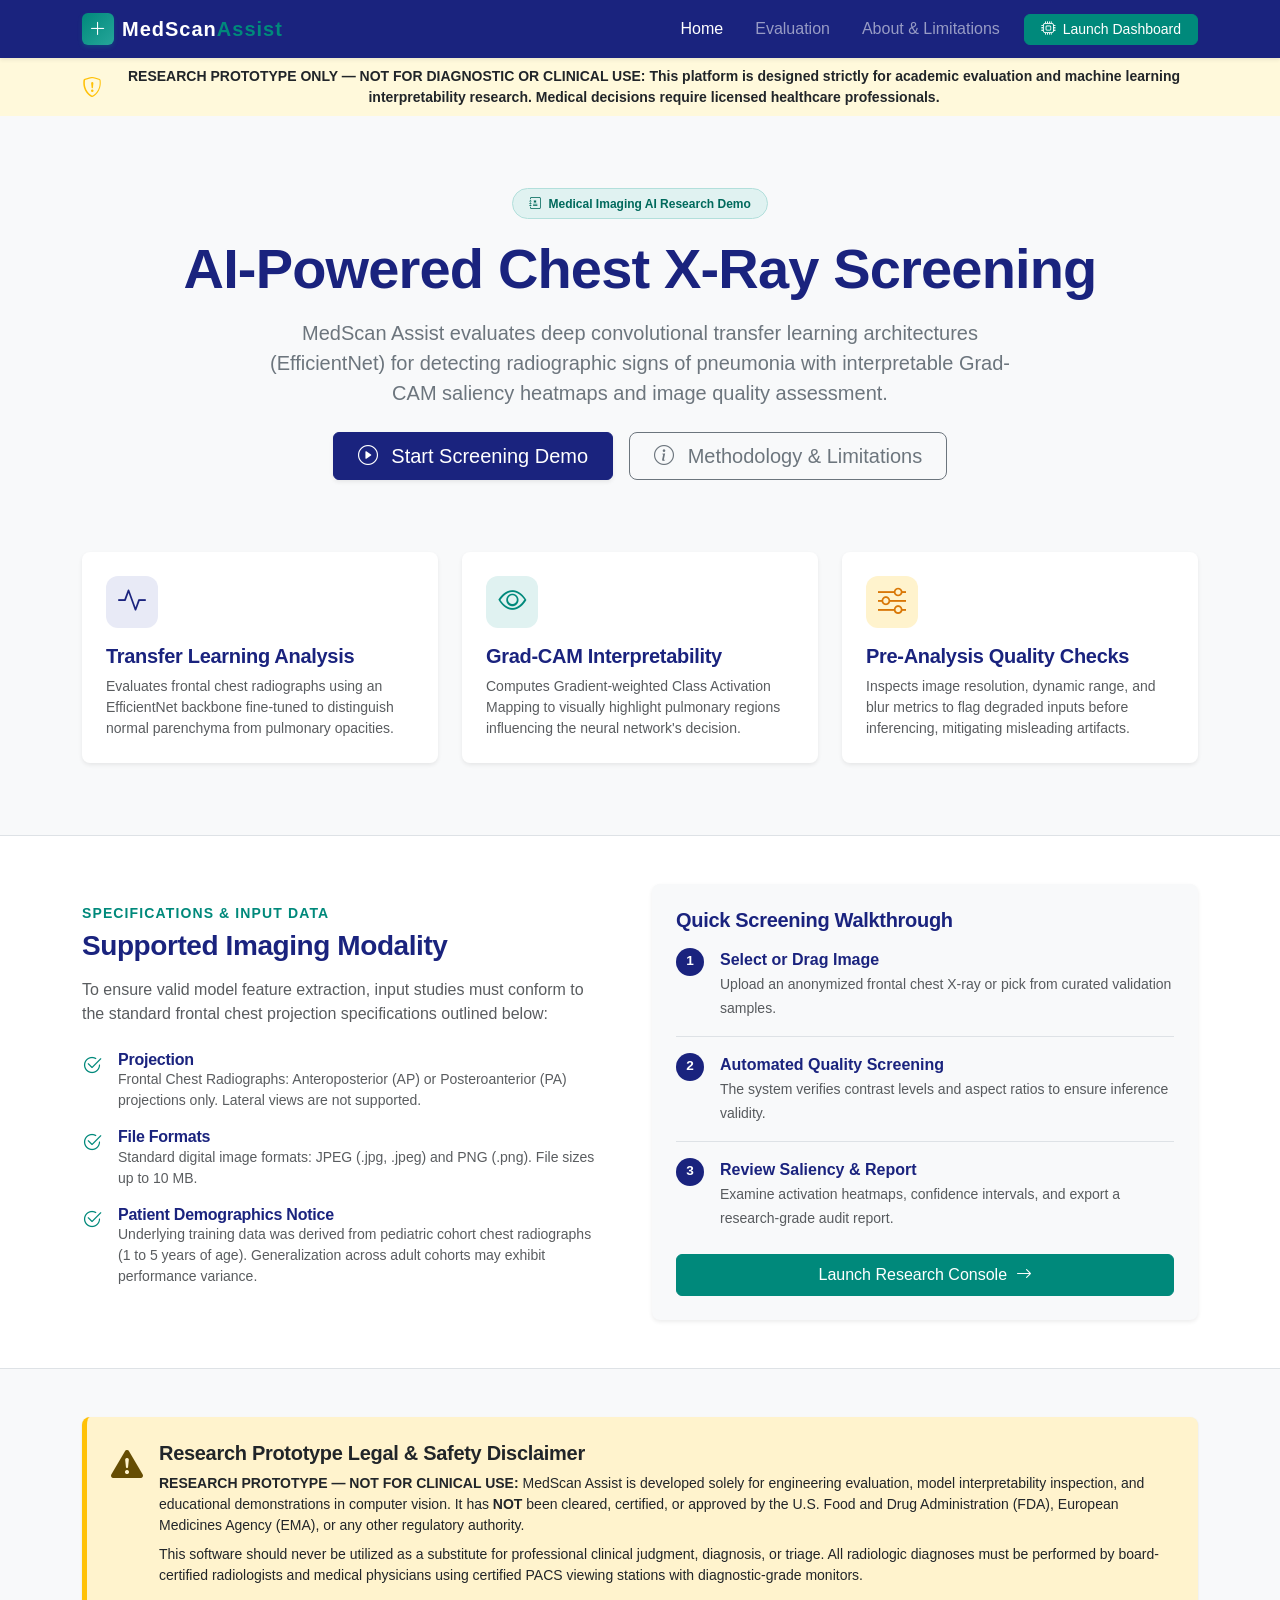
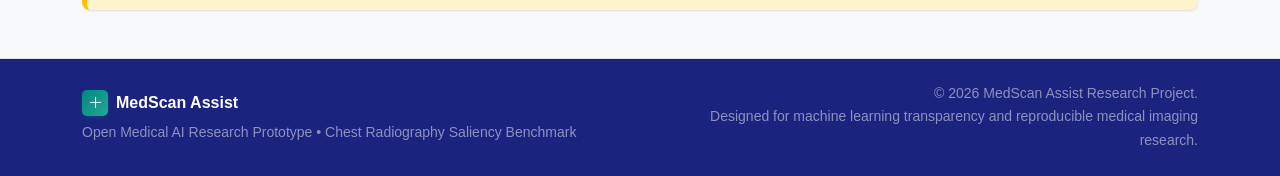
<file: templates/index.html>
<!DOCTYPE html>
<html lang="en">
<head>
    <meta charset="UTF-8">
    <meta name="viewport" content="width=device-width, initial-scale=1.0">
    <title>MedScan Assist | AI-Powered Chest X-Ray Screening Research Prototype</title>
    <!-- Bootstrap 5 CSS -->
    <link href="https://cdn.jsdelivr.net/npm/bootstrap@5.3.2/dist/css/bootstrap.min.css" rel="stylesheet">
    <!-- Bootstrap Icons -->
    <link href="https://cdn.jsdelivr.net/npm/bootstrap-icons@1.11.3/font/bootstrap-icons.min.css" rel="stylesheet">
    <!-- Custom CSS -->
    <link rel="stylesheet" href="/static/css/style.css">
</head>
<body class="landing-page bg-light">
    <!-- Navigation Bar -->
    <nav class="navbar navbar-expand-lg navbar-dark bg-navy shadow-sm">
        <div class="container">
            <a class="navbar-brand d-flex align-items-center gap-2" href="/">
                <span class="med-cross-icon">
                    <i class="bi bi-plus-lg"></i>
                </span>
                <span class="fw-bold tracking-wide">MedScan<span class="text-teal">Assist</span></span>
            </a>
            <button class="navbar-toggler" type="button" data-bs-toggle="collapse" data-bs-target="#navContent" aria-controls="navContent" aria-expanded="false" aria-label="Toggle navigation">
                <span class="navbar-toggler-icon"></span>
            </button>
            <div class="collapse navbar-collapse" id="navContent">
                <ul class="navbar-nav ms-auto align-items-center gap-3">
                    <li class="nav-item">
                        <a class="nav-link active" href="/">Home</a>
                    </li>
                    <li class="nav-item">
                        <a class="nav-link" href="/dashboard#evaluation">Evaluation</a>
                    </li>
                    <li class="nav-item">
                        <a class="nav-link" href="/about">About & Limitations</a>
                    </li>
                    <li class="nav-item">
                        <a class="btn btn-teal btn-sm px-3" href="/dashboard">
                            <i class="bi bi-cpu me-1"></i> Launch Dashboard
                        </a>
                    </li>
                </ul>
            </div>
        </div>
    </nav>

    <!-- Prominent Clinical Disclaimer Banner -->
    <div class="disclaimer-banner">
        <div class="container py-2 d-flex align-items-center justify-content-center text-center">
            <i class="bi bi-shield-exclamation text-warning fs-5 me-2 flex-shrink-0"></i>
            <span class="small fw-semibold text-dark">
                <strong>RESEARCH PROTOTYPE ONLY &mdash; NOT FOR DIAGNOSTIC OR CLINICAL USE:</strong> This platform is designed strictly for academic evaluation and machine learning interpretability research. Medical decisions require licensed healthcare professionals.
            </span>
        </div>
    </div>

    <!-- Hero Section -->
    <header class="hero-section py-5">
        <div class="container py-lg-4 text-center">
            <div class="badge bg-teal-subtle text-teal-dark border border-teal-subtle px-3 py-2 rounded-pill mb-3 fw-semibold">
                <i class="bi bi-journal-medical me-1"></i> Medical Imaging AI Research Demo
            </div>
            <h1 class="display-4 fw-bold text-navy mb-3">
                AI-Powered Chest X-Ray Screening
            </h1>
            <p class="lead text-secondary mx-auto mb-4" style="max-width: 760px;">
                MedScan Assist evaluates deep convolutional transfer learning architectures (EfficientNet) for detecting radiographic signs of pneumonia with interpretable Grad-CAM saliency heatmaps and image quality assessment.
            </p>
            <div class="d-flex flex-wrap justify-content-center gap-3 mb-5">
                <a href="/dashboard" class="btn btn-primary-navy btn-lg px-4 shadow-sm">
                    <i class="bi bi-play-circle me-2"></i> Start Screening Demo
                </a>
                <a href="/about" class="btn btn-outline-secondary btn-lg px-4">
                    <i class="bi bi-info-circle me-2"></i> Methodology & Limitations
                </a>
            </div>

            <!-- Hero Feature Cards -->
            <div class="row g-4 text-start justify-content-center mt-2">
                <div class="col-md-4">
                    <div class="card h-100 shadow-sm border-0 feature-card">
                        <div class="card-body p-4">
                            <div class="feature-icon-wrapper mb-3 bg-navy-subtle text-navy">
                                <i class="bi bi-activity fs-3"></i>
                            </div>
                            <h5 class="card-title fw-bold text-navy">Transfer Learning Analysis</h5>
                            <p class="card-text text-muted small">
                                Evaluates frontal chest radiographs using an EfficientNet backbone fine-tuned to distinguish normal parenchyma from pulmonary opacities.
                            </p>
                        </div>
                    </div>
                </div>
                <div class="col-md-4">
                    <div class="card h-100 shadow-sm border-0 feature-card">
                        <div class="card-body p-4">
                            <div class="feature-icon-wrapper mb-3 bg-teal-subtle text-teal">
                                <i class="bi bi-eye fs-3"></i>
                            </div>
                            <h5 class="card-title fw-bold text-navy">Grad-CAM Interpretability</h5>
                            <p class="card-text text-muted small">
                                Computes Gradient-weighted Class Activation Mapping to visually highlight pulmonary regions influencing the neural network's decision.
                            </p>
                        </div>
                    </div>
                </div>
                <div class="col-md-4">
                    <div class="card h-100 shadow-sm border-0 feature-card">
                        <div class="card-body p-4">
                            <div class="feature-icon-wrapper mb-3 bg-warning-subtle text-warning-dark">
                                <i class="bi bi-sliders fs-3"></i>
                            </div>
                            <h5 class="card-title fw-bold text-navy">Pre-Analysis Quality Checks</h5>
                            <p class="card-text text-muted small">
                                Inspects image resolution, dynamic range, and blur metrics to flag degraded inputs before inferencing, mitigating misleading artifacts.
                            </p>
                        </div>
                    </div>
                </div>
            </div>
        </div>
    </header>

    <!-- Supported Image & Usage Guidelines -->
    <section class="py-5 bg-white border-top border-bottom">
        <div class="container">
            <div class="row align-items-center g-4">
                <div class="col-lg-6">
                    <div class="pe-lg-4">
                        <span class="text-teal text-uppercase fw-bold small tracking-wider">Specifications & Input Data</span>
                        <h2 class="h3 fw-bold text-navy mt-1 mb-3">Supported Imaging Modality</h2>
                        <p class="text-muted mb-4">
                            To ensure valid model feature extraction, input studies must conform to the standard frontal chest projection specifications outlined below:
                        </p>

                        <div class="d-flex align-items-start gap-3 mb-3">
                            <div class="spec-bullet"><i class="bi bi-check2-circle text-teal fs-5"></i></div>
                            <div>
                                <h6 class="fw-semibold text-navy mb-0">Projection</h6>
                                <p class="text-muted small mb-0">Frontal Chest Radiographs: Anteroposterior (AP) or Posteroanterior (PA) projections only. Lateral views are not supported.</p>
                            </div>
                        </div>

                        <div class="d-flex align-items-start gap-3 mb-3">
                            <div class="spec-bullet"><i class="bi bi-check2-circle text-teal fs-5"></i></div>
                            <div>
                                <h6 class="fw-semibold text-navy mb-0">File Formats</h6>
                                <p class="text-muted small mb-0">Standard digital image formats: JPEG (.jpg, .jpeg) and PNG (.png). File sizes up to 10 MB.</p>
                            </div>
                        </div>

                        <div class="d-flex align-items-start gap-3 mb-3">
                            <div class="spec-bullet"><i class="bi bi-check2-circle text-teal fs-5"></i></div>
                            <div>
                                <h6 class="fw-semibold text-navy mb-0">Patient Demographics Notice</h6>
                                <p class="text-muted small mb-0">Underlying training data was derived from pediatric cohort chest radiographs (1 to 5 years of age). Generalization across adult cohorts may exhibit performance variance.</p>
                            </div>
                        </div>
                    </div>
                </div>

                <div class="col-lg-6">
                    <div class="card border-0 bg-light p-4 shadow-sm rounded-3">
                        <h5 class="fw-bold text-navy mb-3">Quick Screening Walkthrough</h5>
                        <ol class="steps-list list-unstyled m-0">
                            <li class="d-flex gap-3 mb-3 pb-3 border-bottom">
                                <span class="step-num">1</span>
                                <div>
                                    <strong class="d-block text-navy">Select or Drag Image</strong>
                                    <span class="small text-muted">Upload an anonymized frontal chest X-ray or pick from curated validation samples.</span>
                                </div>
                            </li>
                            <li class="d-flex gap-3 mb-3 pb-3 border-bottom">
                                <span class="step-num">2</span>
                                <div>
                                    <strong class="d-block text-navy">Automated Quality Screening</strong>
                                    <span class="small text-muted">The system verifies contrast levels and aspect ratios to ensure inference validity.</span>
                                </div>
                            </li>
                            <li class="d-flex gap-3">
                                <span class="step-num">3</span>
                                <div>
                                    <strong class="d-block text-navy">Review Saliency & Report</strong>
                                    <span class="small text-muted">Examine activation heatmaps, confidence intervals, and export a research-grade audit report.</span>
                                </div>
                            </li>
                        </ol>
                        <div class="mt-4 text-center">
                            <a href="/dashboard" class="btn btn-teal w-100 py-2">
                                Launch Research Console <i class="bi bi-arrow-right ms-1"></i>
                            </a>
                        </div>
                    </div>
                </div>
            </div>
        </div>
    </section>

    <!-- Detailed Regulatory & Research Disclaimer Section -->
    <section class="py-5 bg-light">
        <div class="container">
            <div class="callout-card border-warning bg-warning-subtle p-4 rounded-3">
                <div class="d-flex align-items-start gap-3">
                    <div class="text-warning-emphasis fs-2">
                        <i class="bi bi-exclamation-triangle-fill"></i>
                    </div>
                    <div>
                        <h4 class="h5 fw-bold text-dark mb-2">Research Prototype Legal & Safety Disclaimer</h4>
                        <p class="text-dark small mb-2">
                            <strong>RESEARCH PROTOTYPE &mdash; NOT FOR CLINICAL USE:</strong> MedScan Assist is developed solely for engineering evaluation, model interpretability inspection, and educational demonstrations in computer vision. It has <strong>NOT</strong> been cleared, certified, or approved by the U.S. Food and Drug Administration (FDA), European Medicines Agency (EMA), or any other regulatory authority.
                        </p>
                        <p class="text-dark small mb-0">
                            This software should never be utilized as a substitute for professional clinical judgment, diagnosis, or triage. All radiologic diagnoses must be performed by board-certified radiologists and medical physicians using certified PACS viewing stations with diagnostic-grade monitors.
                        </p>
                    </div>
                </div>
            </div>
        </div>
    </section>

    <!-- Footer -->
    <footer class="footer bg-navy text-white-50 py-4 border-top border-navy-light">
        <div class="container">
            <div class="row align-items-center g-3">
                <div class="col-md-6 text-center text-md-start">
                    <div class="d-flex align-items-center justify-content-center justify-content-md-start gap-2 mb-1">
                        <span class="med-cross-icon sm"><i class="bi bi-plus-lg"></i></span>
                        <span class="text-white fw-bold">MedScan Assist</span>
                    </div>
                    <small>Open Medical AI Research Prototype &bull; Chest Radiography Saliency Benchmark</small>
                </div>
                <div class="col-md-6 text-center text-md-end">
                    <small class="d-block">&copy; 2026 MedScan Assist Research Project.</small>
                    <small>Designed for machine learning transparency and reproducible medical imaging research.</small>
                </div>
            </div>
        </div>
    </footer>

    <!-- Bootstrap 5 JS Bundle -->
    <script src="https://cdn.jsdelivr.net/npm/bootstrap@5.3.2/dist/js/bootstrap.bundle.min.js"></script>
</body>
</html>
</file>
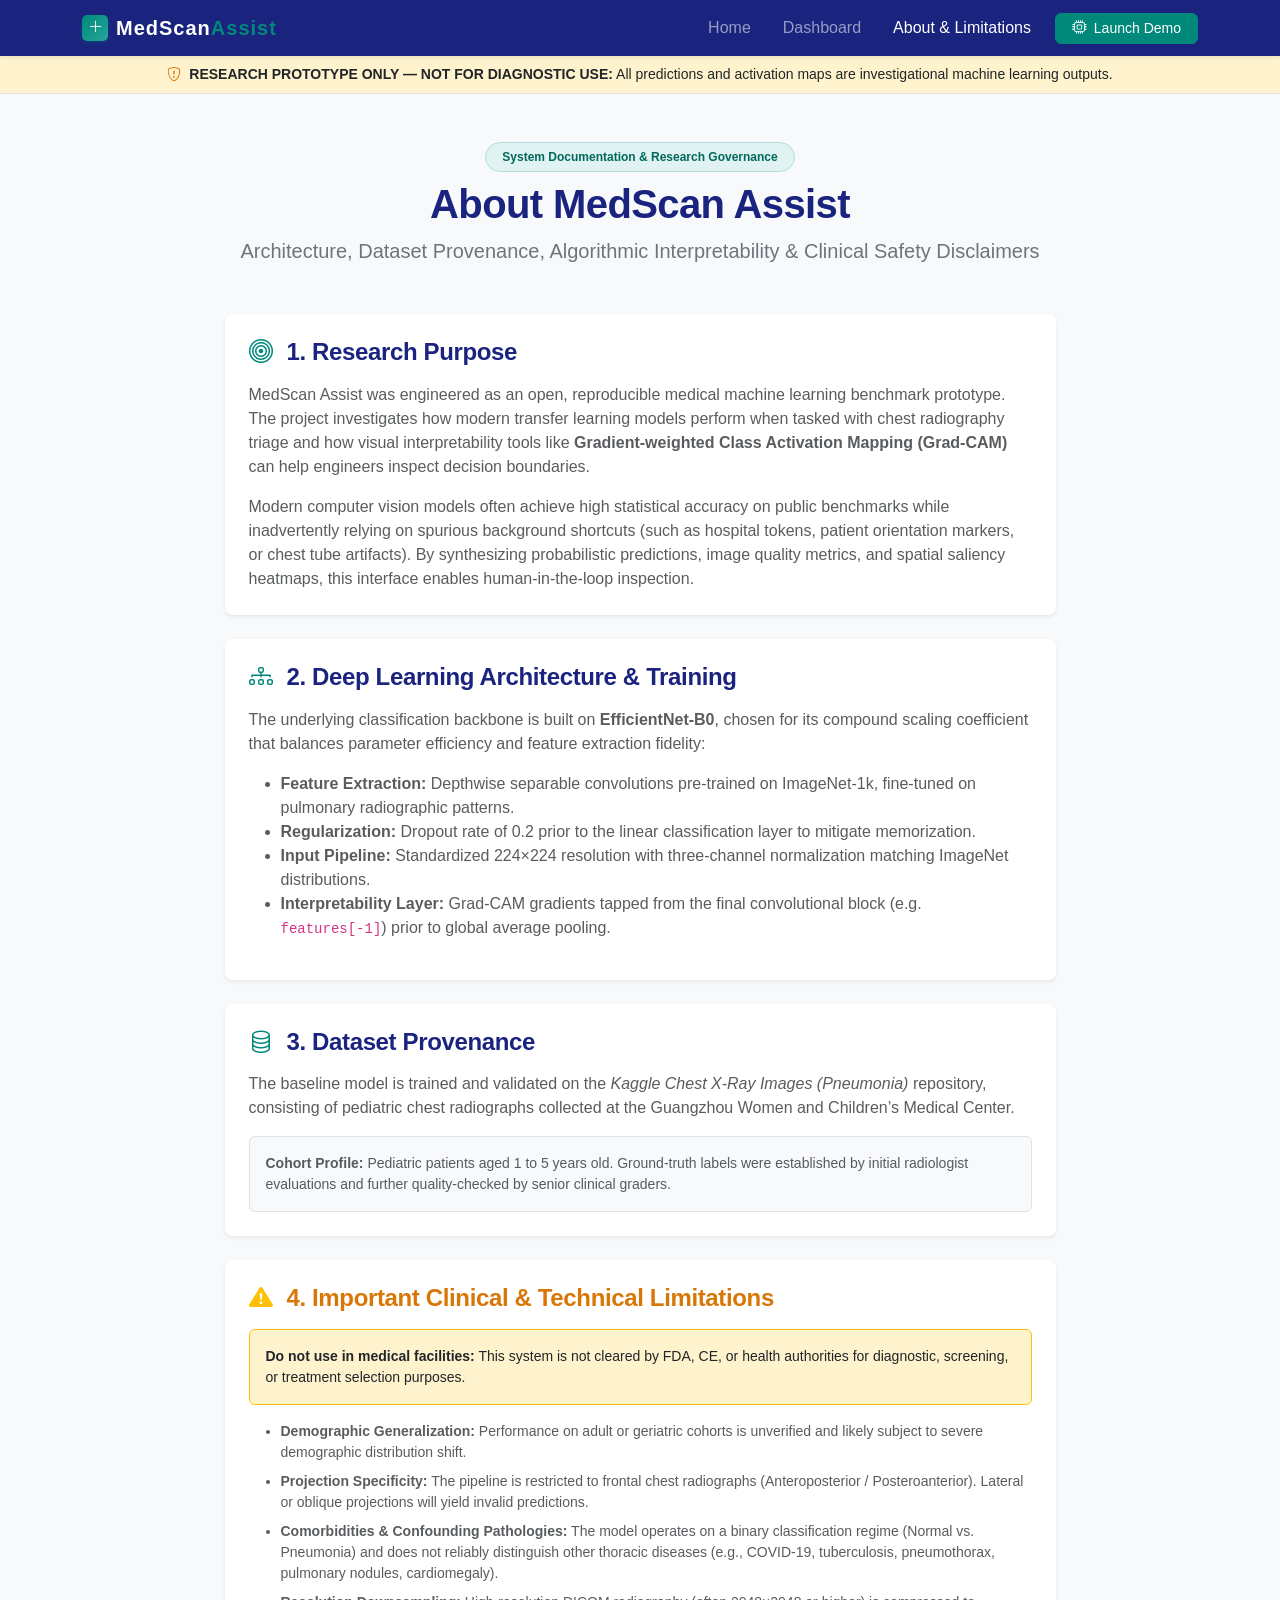
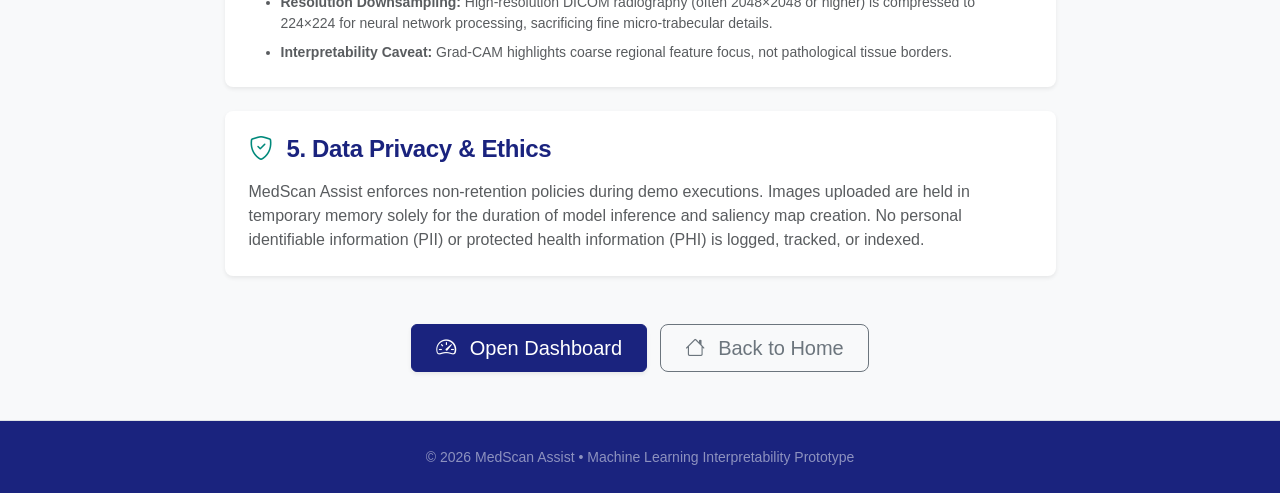
<file: templates/about.html>
<!DOCTYPE html>
<html lang="en">
<head>
    <meta charset="UTF-8">
    <meta name="viewport" content="width=device-width, initial-scale=1.0">
    <title>About & Limitations | MedScan Assist</title>
    <!-- Bootstrap 5 CSS -->
    <link href="https://cdn.jsdelivr.net/npm/bootstrap@5.3.2/dist/css/bootstrap.min.css" rel="stylesheet">
    <!-- Bootstrap Icons -->
    <link href="https://cdn.jsdelivr.net/npm/bootstrap-icons@1.11.3/font/bootstrap-icons.min.css" rel="stylesheet">
    <!-- Custom CSS -->
    <link rel="stylesheet" href="/static/css/style.css">
</head>
<body class="bg-light">
    <!-- Top Navigation Bar -->
    <nav class="navbar navbar-expand-lg navbar-dark bg-navy shadow-sm">
        <div class="container">
            <a class="navbar-brand d-flex align-items-center gap-2" href="/">
                <span class="med-cross-icon sm"><i class="bi bi-plus-lg"></i></span>
                <span class="fw-bold tracking-wide">MedScan<span class="text-teal">Assist</span></span>
            </a>
            <button class="navbar-toggler" type="button" data-bs-toggle="collapse" data-bs-target="#navContent">
                <span class="navbar-toggler-icon"></span>
            </button>
            <div class="collapse navbar-collapse" id="navContent">
                <ul class="navbar-nav ms-auto align-items-center gap-3">
                    <li class="nav-item"><a class="nav-link" href="/">Home</a></li>
                    <li class="nav-item"><a class="nav-link" href="/dashboard">Dashboard</a></li>
                    <li class="nav-item"><a class="nav-link active" href="/about">About & Limitations</a></li>
                    <li class="nav-item">
                        <a class="btn btn-teal btn-sm px-3" href="/dashboard">
                            <i class="bi bi-cpu me-1"></i> Launch Demo
                        </a>
                    </li>
                </ul>
            </div>
        </div>
    </nav>

    <!-- Global Medical Research Notice Banner -->
    <div class="disclaimer-banner border-bottom py-2 bg-warning-subtle text-dark small">
        <div class="container text-center">
            <i class="bi bi-shield-exclamation text-warning-dark me-1"></i>
            <strong>RESEARCH PROTOTYPE ONLY &mdash; NOT FOR DIAGNOSTIC USE:</strong> All predictions and activation maps are investigational machine learning outputs.
        </div>
    </div>

    <!-- Main Content -->
    <main class="container py-5">
        <div class="row justify-content-center">
            <div class="col-lg-9">
                <!-- Page Title Header -->
                <div class="mb-5 text-center">
                    <span class="badge bg-teal-subtle text-teal-dark border border-teal-subtle px-3 py-2 rounded-pill mb-2 fw-semibold">
                        System Documentation & Research Governance
                    </span>
                    <h1 class="display-6 fw-bold text-navy">About MedScan Assist</h1>
                    <p class="text-secondary lead">
                        Architecture, Dataset Provenance, Algorithmic Interpretability &amp; Clinical Safety Disclaimers
                    </p>
                </div>

                <!-- Section 1: Research Purpose -->
                <div class="card border-0 shadow-sm p-4 rounded-3 mb-4 bg-white">
                    <h4 class="fw-bold text-navy mb-3"><i class="bi bi-bullseye text-teal me-2"></i> 1. Research Purpose</h4>
                    <p class="text-muted">
                        MedScan Assist was engineered as an open, reproducible medical machine learning benchmark prototype. The project investigates how modern transfer learning models perform when tasked with chest radiography triage and how visual interpretability tools like <strong>Gradient-weighted Class Activation Mapping (Grad-CAM)</strong> can help engineers inspect decision boundaries.
                    </p>
                    <p class="text-muted mb-0">
                        Modern computer vision models often achieve high statistical accuracy on public benchmarks while inadvertently relying on spurious background shortcuts (such as hospital tokens, patient orientation markers, or chest tube artifacts). By synthesizing probabilistic predictions, image quality metrics, and spatial saliency heatmaps, this interface enables human-in-the-loop inspection.
                    </p>
                </div>

                <!-- Section 2: Model Architecture -->
                <div class="card border-0 shadow-sm p-4 rounded-3 mb-4 bg-white">
                    <h4 class="fw-bold text-navy mb-3"><i class="bi bi-diagram-3 text-teal me-2"></i> 2. Deep Learning Architecture &amp; Training</h4>
                    <p class="text-muted">
                        The underlying classification backbone is built on <strong>EfficientNet-B0</strong>, chosen for its compound scaling coefficient that balances parameter efficiency and feature extraction fidelity:
                    </p>
                    <ul class="text-muted mb-3">
                        <li><strong>Feature Extraction:</strong> Depthwise separable convolutions pre-trained on ImageNet-1k, fine-tuned on pulmonary radiographic patterns.</li>
                        <li><strong>Regularization:</strong> Dropout rate of 0.2 prior to the linear classification layer to mitigate memorization.</li>
                        <li><strong>Input Pipeline:</strong> Standardized 224&times;224 resolution with three-channel normalization matching ImageNet distributions.</li>
                        <li><strong>Interpretability Layer:</strong> Grad-CAM gradients tapped from the final convolutional block (e.g. <code>features[-1]</code>) prior to global average pooling.</li>
                    </ul>
                </div>

                <!-- Section 3: Dataset Source -->
                <div class="card border-0 shadow-sm p-4 rounded-3 mb-4 bg-white">
                    <h4 class="fw-bold text-navy mb-3"><i class="bi bi-database text-teal me-2"></i> 3. Dataset Provenance</h4>
                    <p class="text-muted">
                        The baseline model is trained and validated on the <em>Kaggle Chest X-Ray Images (Pneumonia)</em> repository, consisting of pediatric chest radiographs collected at the Guangzhou Women and Children’s Medical Center.
                    </p>
                    <div class="p-3 bg-light rounded-2 border small text-muted">
                        <strong>Cohort Profile:</strong> Pediatric patients aged 1 to 5 years old. Ground-truth labels were established by initial radiologist evaluations and further quality-checked by senior clinical graders.
                    </div>
                </div>

                <!-- Section 4: Critical Model Limitations -->
                <div class="card border-0 shadow-sm p-4 rounded-3 mb-4 bg-white">
                    <h4 class="fw-bold text-warning-dark mb-3"><i class="bi bi-exclamation-triangle-fill text-warning me-2"></i> 4. Important Clinical &amp; Technical Limitations</h4>
                    <div class="alert alert-warning border-warning bg-warning-subtle text-dark small mb-3">
                        <strong>Do not use in medical facilities:</strong> This system is not cleared by FDA, CE, or health authorities for diagnostic, screening, or treatment selection purposes.
                    </div>
                    <ul class="text-muted small mb-0">
                        <li class="mb-2"><strong>Demographic Generalization:</strong> Performance on adult or geriatric cohorts is unverified and likely subject to severe demographic distribution shift.</li>
                        <li class="mb-2"><strong>Projection Specificity:</strong> The pipeline is restricted to frontal chest radiographs (Anteroposterior / Posteroanterior). Lateral or oblique projections will yield invalid predictions.</li>
                        <li class="mb-2"><strong>Comorbidities &amp; Confounding Pathologies:</strong> The model operates on a binary classification regime (Normal vs. Pneumonia) and does not reliably distinguish other thoracic diseases (e.g., COVID-19, tuberculosis, pneumothorax, pulmonary nodules, cardiomegaly).</li>
                        <li class="mb-2"><strong>Resolution Downsampling:</strong> High-resolution DICOM radiography (often 2048&times;2048 or higher) is compressed to 224&times;224 for neural network processing, sacrificing fine micro-trabecular details.</li>
                        <li><strong>Interpretability Caveat:</strong> Grad-CAM highlights coarse regional feature focus, not pathological tissue borders.</li>
                    </ul>
                </div>

                <!-- Section 5: Data Privacy & Ethics -->
                <div class="card border-0 shadow-sm p-4 rounded-3 mb-4 bg-white">
                    <h4 class="fw-bold text-navy mb-3"><i class="bi bi-shield-check text-teal me-2"></i> 5. Data Privacy &amp; Ethics</h4>
                    <p class="text-muted mb-0">
                        MedScan Assist enforces non-retention policies during demo executions. Images uploaded are held in temporary memory solely for the duration of model inference and saliency map creation. No personal identifiable information (PII) or protected health information (PHI) is logged, tracked, or indexed.
                    </p>
                </div>

                <!-- Navigation Action -->
                <div class="text-center mt-5">
                    <a href="/dashboard" class="btn btn-primary-navy btn-lg px-4 shadow-sm me-2">
                        <i class="bi bi-speedometer2 me-2"></i> Open Dashboard
                    </a>
                    <a href="/" class="btn btn-outline-secondary btn-lg px-4">
                        <i class="bi bi-house me-2"></i> Back to Home
                    </a>
                </div>
            </div>
        </div>
    </main>

    <!-- Footer -->
    <footer class="footer bg-navy text-white-50 py-4 border-top">
        <div class="container text-center">
            <small>&copy; 2026 MedScan Assist &bull; Machine Learning Interpretability Prototype</small>
        </div>
    </footer>

    <!-- Bootstrap 5 JS Bundle -->
    <script src="https://cdn.jsdelivr.net/npm/bootstrap@5.3.2/dist/js/bootstrap.bundle.min.js"></script>
</body>
</html>
</file>
<file: static/css/style.css>
/**
 * MedScan Assist - Professional Medical AI Research Prototype
 * Color Scheme & Custom Theme Stylesheet
 */

:root {
    --primary-navy: #1a237e;
    --primary-navy-dark: #101655;
    --primary-navy-light: #283593;
    --primary-blue: #1565c0;
    --secondary-teal: #00897b;
    --secondary-teal-dark: #00695c;
    --secondary-teal-light: #26a69a;
    --secondary-teal-subtle: #e0f2f1;
    --accent-blue: #0288d1;
    --bg-page: #f8f9fb;
    --bg-card: #ffffff;
    --text-main: #212529;
    --text-muted: #616161;
    --border-color: #e0e6ed;
    --warning-amber: #d97706;
    --warning-bg: #fffbeb;
    --warning-border: #fcd34d;
    --danger-red: #dc2626;
    --success-green: #10b981;
    --card-radius: 8px;
    --shadow-subtle: 0 1px 3px rgba(0, 0, 0, 0.05), 0 1px 2px rgba(0, 0, 0, 0.06);
    --shadow-card: 0 4px 6px -1px rgba(0, 0, 0, 0.07), 0 2px 4px -1px rgba(0, 0, 0, 0.04);
    --shadow-hover: 0 10px 15px -3px rgba(0, 0, 0, 0.08), 0 4px 6px -2px rgba(0, 0, 0, 0.04);
}

/* Base & Typography */
body {
    font-family: -apple-system, BlinkMacSystemFont, "Segoe UI", Roboto, "Helvetica Neue", Arial, sans-serif;
    color: var(--text-main);
    background-color: var(--bg-page);
    min-height: 100vh;
    display: flex;
    flex-direction: column;
    -webkit-font-smoothing: antialiased;
}

h1, h2, h3, h4, h5, h6 {
    font-weight: 600;
    letter-spacing: -0.015em;
}

.text-navy {
    color: var(--primary-navy) !important;
}

.text-teal {
    color: var(--secondary-teal) !important;
}

.text-teal-dark {
    color: var(--secondary-teal-dark) !important;
}

.text-warning-dark {
    color: var(--warning-amber) !important;
}

.bg-navy {
    background-color: var(--primary-navy) !important;
}

.bg-navy-light {
    background-color: var(--primary-navy-light) !important;
}

.bg-navy-subtle {
    background-color: #e8eaf6 !important;
}

.bg-teal {
    background-color: var(--secondary-teal) !important;
}

.bg-teal-subtle {
    background-color: var(--secondary-teal-subtle) !important;
}

.border-teal-subtle {
    border-color: #b2dfdb !important;
}

.x-small {
    font-size: 0.775rem;
}

.tracking-wide {
    letter-spacing: 0.05em;
}

.tracking-wider {
    letter-spacing: 0.08em;
}

/* Medical Cross Icon */
.med-cross-icon {
    display: inline-flex;
    align-items: center;
    justify-content: center;
    width: 32px;
    height: 32px;
    background: linear-gradient(135deg, #00897b, #26a69a);
    color: #ffffff;
    border-radius: 6px;
    font-weight: bold;
    font-size: 1.1rem;
    box-shadow: 0 2px 4px rgba(0, 137, 123, 0.3);
}

.med-cross-icon.sm {
    width: 26px;
    height: 26px;
    font-size: 0.95rem;
    border-radius: 5px;
}

/* Button Theming */
.btn-primary-navy {
    background-color: var(--primary-navy);
    border-color: var(--primary-navy);
    color: #ffffff;
    font-weight: 500;
    border-radius: 6px;
    transition: all 0.2s ease-in-out;
}

.btn-primary-navy:hover, .btn-primary-navy:focus {
    background-color: var(--primary-navy-dark);
    border-color: var(--primary-navy-dark);
    color: #ffffff;
    box-shadow: 0 4px 10px rgba(26, 35, 126, 0.25);
}

.btn-outline-navy {
    color: var(--primary-navy);
    border-color: var(--primary-navy);
    font-weight: 500;
    border-radius: 6px;
    transition: all 0.2s ease-in-out;
}

.btn-outline-navy:hover {
    background-color: var(--primary-navy);
    color: #ffffff;
}

.btn-teal {
    background-color: var(--secondary-teal);
    border-color: var(--secondary-teal);
    color: #ffffff;
    font-weight: 500;
    border-radius: 6px;
    transition: all 0.2s ease-in-out;
}

.btn-teal:hover, .btn-teal:focus {
    background-color: var(--secondary-teal-dark);
    border-color: var(--secondary-teal-dark);
    color: #ffffff;
    box-shadow: 0 4px 10px rgba(0, 137, 123, 0.25);
}

/* Status Indicator Dot */
.status-dot {
    width: 9px;
    height: 9px;
    border-radius: 50%;
    display: inline-block;
    transition: background-color 0.3s ease;
}

.status-dot.status-online {
    background-color: var(--success-green);
    box-shadow: 0 0 0 3px rgba(16, 185, 129, 0.25);
    animation: pulse-green 2s infinite;
}

.status-dot.status-offline {
    background-color: var(--danger-red);
    box-shadow: 0 0 0 3px rgba(220, 38, 38, 0.25);
}

.status-dot.status-loading {
    background-color: var(--warning-amber);
    animation: pulse-amber 1.5s infinite;
}

@keyframes pulse-green {
    0% { box-shadow: 0 0 0 0 rgba(16, 185, 129, 0.5); }
    70% { box-shadow: 0 0 0 6px rgba(16, 185, 129, 0); }
    100% { box-shadow: 0 0 0 0 rgba(16, 185, 129, 0); }
}

@keyframes pulse-amber {
    0% { box-shadow: 0 0 0 0 rgba(217, 119, 6, 0.5); }
    70% { box-shadow: 0 0 0 6px rgba(217, 119, 6, 0); }
    100% { box-shadow: 0 0 0 0 rgba(217, 119, 6, 0); }
}

/* Disclaimer Callout Box */
.disclaimer-banner {
    background-color: #fff9db;
    border-color: #ffe066;
    color: #495057;
}

.callout-card {
    border-left: 5px solid var(--warning-amber);
    box-shadow: var(--shadow-subtle);
}

/* Card Styling */
.card {
    border-radius: var(--card-radius);
    border-color: var(--border-color);
    box-shadow: var(--shadow-subtle);
    transition: box-shadow 0.2s ease;
}

.feature-card {
    transition: transform 0.2s ease, box-shadow 0.2s ease;
}

.feature-card:hover {
    transform: translateY(-3px);
    box-shadow: var(--shadow-hover);
}

.feature-icon-wrapper {
    width: 52px;
    height: 52px;
    border-radius: 12px;
    display: inline-flex;
    align-items: center;
    justify-content: center;
}

/* Step list */
.step-num {
    display: inline-flex;
    align-items: center;
    justify-content: center;
    width: 28px;
    height: 28px;
    border-radius: 50%;
    background-color: var(--primary-navy);
    color: #ffffff;
    font-weight: bold;
    font-size: 0.85rem;
    flex-shrink: 0;
}

/* Upload Dropzone */
.dropzone-box {
    border: 2px dashed #b0bec5;
    background-color: #fafbfc;
    min-height: 240px;
    cursor: pointer;
    transition: all 0.25s ease-in-out;
}

.dropzone-box:hover {
    border-color: var(--primary-navy-light);
    background-color: #f0f4f8;
}

.dropzone-box.dragover {
    border-color: var(--secondary-teal);
    background-color: #e0f2f1;
    transform: scale(1.008);
}

.upload-icon-circle {
    width: 70px;
    height: 70px;
    background: #e8eaf6;
    border-radius: 50%;
    display: flex;
    align-items: center;
    justify-content: center;
    transition: transform 0.2s ease;
}

.dropzone-box:hover .upload-icon-circle {
    transform: scale(1.08);
}

.preview-thumbnail {
    max-height: 220px;
    object-fit: contain;
    background-color: #000000;
}

/* Sample Images Gallery */
.sample-img-card {
    cursor: pointer;
    font: inherit;
    border: 1px solid var(--border-color);
    border-radius: 6px;
    overflow: hidden;
    transition: all 0.2s ease;
    background: #ffffff;
}

.sample-img-card:hover {
    border-color: var(--secondary-teal);
    transform: translateY(-2px);
    box-shadow: 0 4px 8px rgba(0, 137, 123, 0.15);
}

.sample-img-card.active {
    border: 2px solid var(--secondary-teal);
    box-shadow: 0 0 0 2px rgba(0, 137, 123, 0.3);
}

.sample-image-viewer {
    max-height: 82vh;
    overflow: auto;
    text-align: center;
    background: #0f172a;
}

.sample-image-viewer img {
    display: inline-block;
    max-width: 100%;
    max-height: 74vh;
    object-fit: contain;
    transform-origin: center;
    transition: transform 0.15s ease;
}

.sample-img-thumb {
    height: 160px;
    width: 100%;
    object-fit: contain;
    background: #111;
}

/* Result Images Containers */
.img-container {
    overflow: hidden;
    position: relative;
    display: flex;
    align-items: center;
    justify-content: center;
    min-height: 260px;
}

.result-img {
    max-height: 380px;
    width: auto;
    max-width: 100%;
    object-fit: contain;
}

/* Nav Pills Styling */
.nav-pills .nav-link {
    color: rgba(255, 255, 255, 0.85);
    border-radius: 20px;
    font-size: 0.9rem;
    font-weight: 500;
    transition: all 0.2s ease;
}

.nav-pills .nav-link:hover {
    color: #ffffff;
    background-color: rgba(255, 255, 255, 0.12);
}

.nav-pills .nav-link.active {
    background-color: var(--secondary-teal);
    color: #ffffff;
    box-shadow: 0 2px 6px rgba(0, 137, 123, 0.35);
}

/* Tabs inside results card */
#imageTabs .nav-link {
    color: var(--text-muted);
    font-weight: 500;
    border-radius: 6px;
}

#imageTabs .nav-link.active {
    background-color: var(--primary-navy);
    color: #ffffff;
}

/* Processing Spinner Overlay */
.processing-overlay {
    position: absolute;
    top: 0;
    left: 0;
    right: 0;
    bottom: 0;
    background: rgba(255, 255, 255, 0.92);
    z-index: 50;
    display: flex;
    align-items: center;
    justify-content: center;
    backdrop-filter: blur(2px);
    border-radius: var(--card-radius);
}

.processing-content {
    max-width: 380px;
    width: 90%;
    border: 1px solid var(--border-color);
}

/* Confusion Matrix Table */
.confusion-table {
    border-collapse: separate;
    border-spacing: 0;
    border-radius: 6px;
    overflow: hidden;
}

.confusion-table th, .confusion-table td {
    border-color: #dee2e6;
}

.cm-cell {
    font-size: 1.15rem;
    transition: background-color 0.2s ease;
}

.cm-tn {
    background-color: #e8f5e9;
    color: #1b5e20;
}

.cm-fp {
    background-color: #fff3e0;
    color: #e65100;
}

.cm-fn {
    background-color: #fbe9e7;
    color: #bf360c;
}

.cm-tp {
    background-color: #e0f2f1;
    color: #004d40;
}

/* Responsive Breakpoints */
@media (max-width: 768px) {
    .preview-thumbnail {
        max-height: 180px;
    }
    .result-img {
        max-height: 240px;
    }
    .img-container {
        min-height: 200px;
    }
    .hero-section h1 {
        font-size: 2.2rem;
    }
}

/* Print Stylesheet for Reports */
@media print {
    nav, footer, .btn, #uploadSection, .disclaimer-banner, .toast-container, #sampleImagesContainer {
        display: none !important;
    }

    body {
        background: #ffffff !important;
        color: #000000 !important;
    }

    .card {
        box-shadow: none !important;
        border: 1px solid #cccccc !important;
        break-inside: avoid;
    }

    #resultsSection {
        display: block !important;
        width: 100% !important;
    }

    .result-img {
        max-height: 300px;
    }
}
</file>
